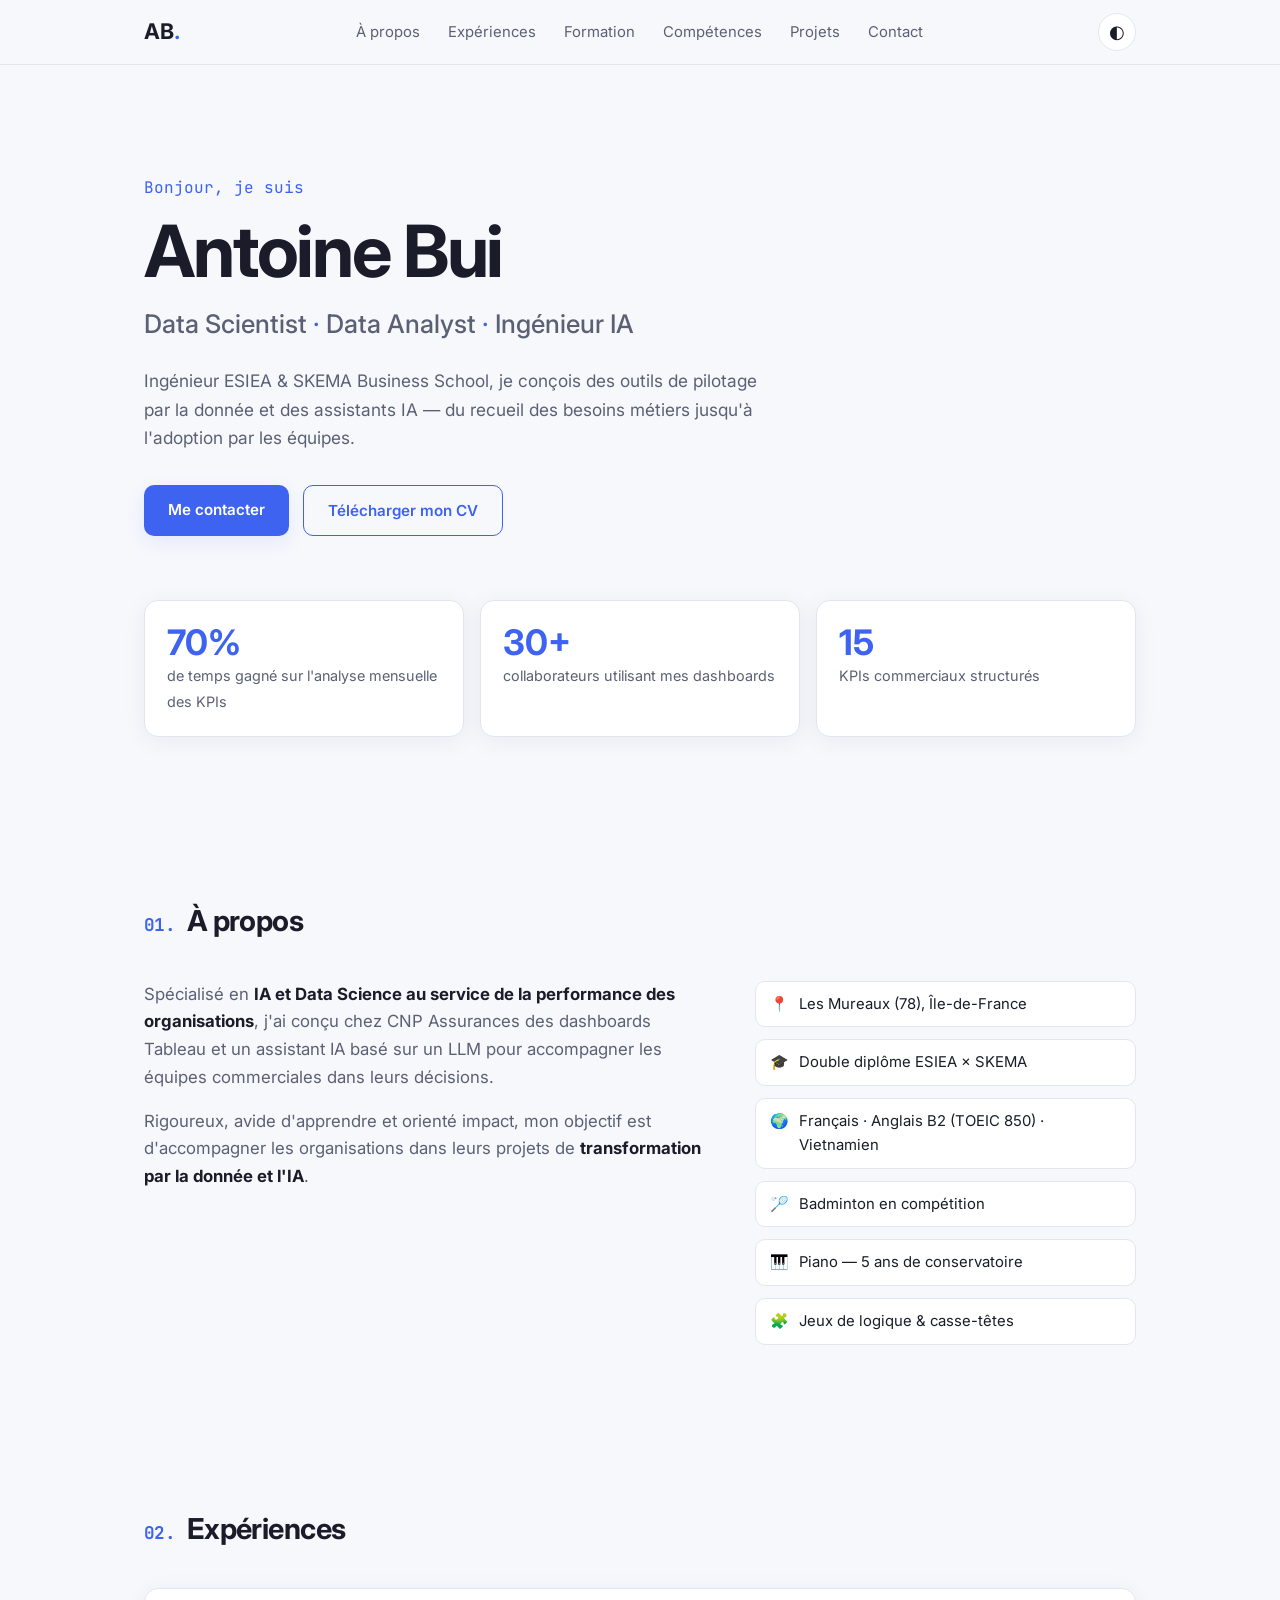
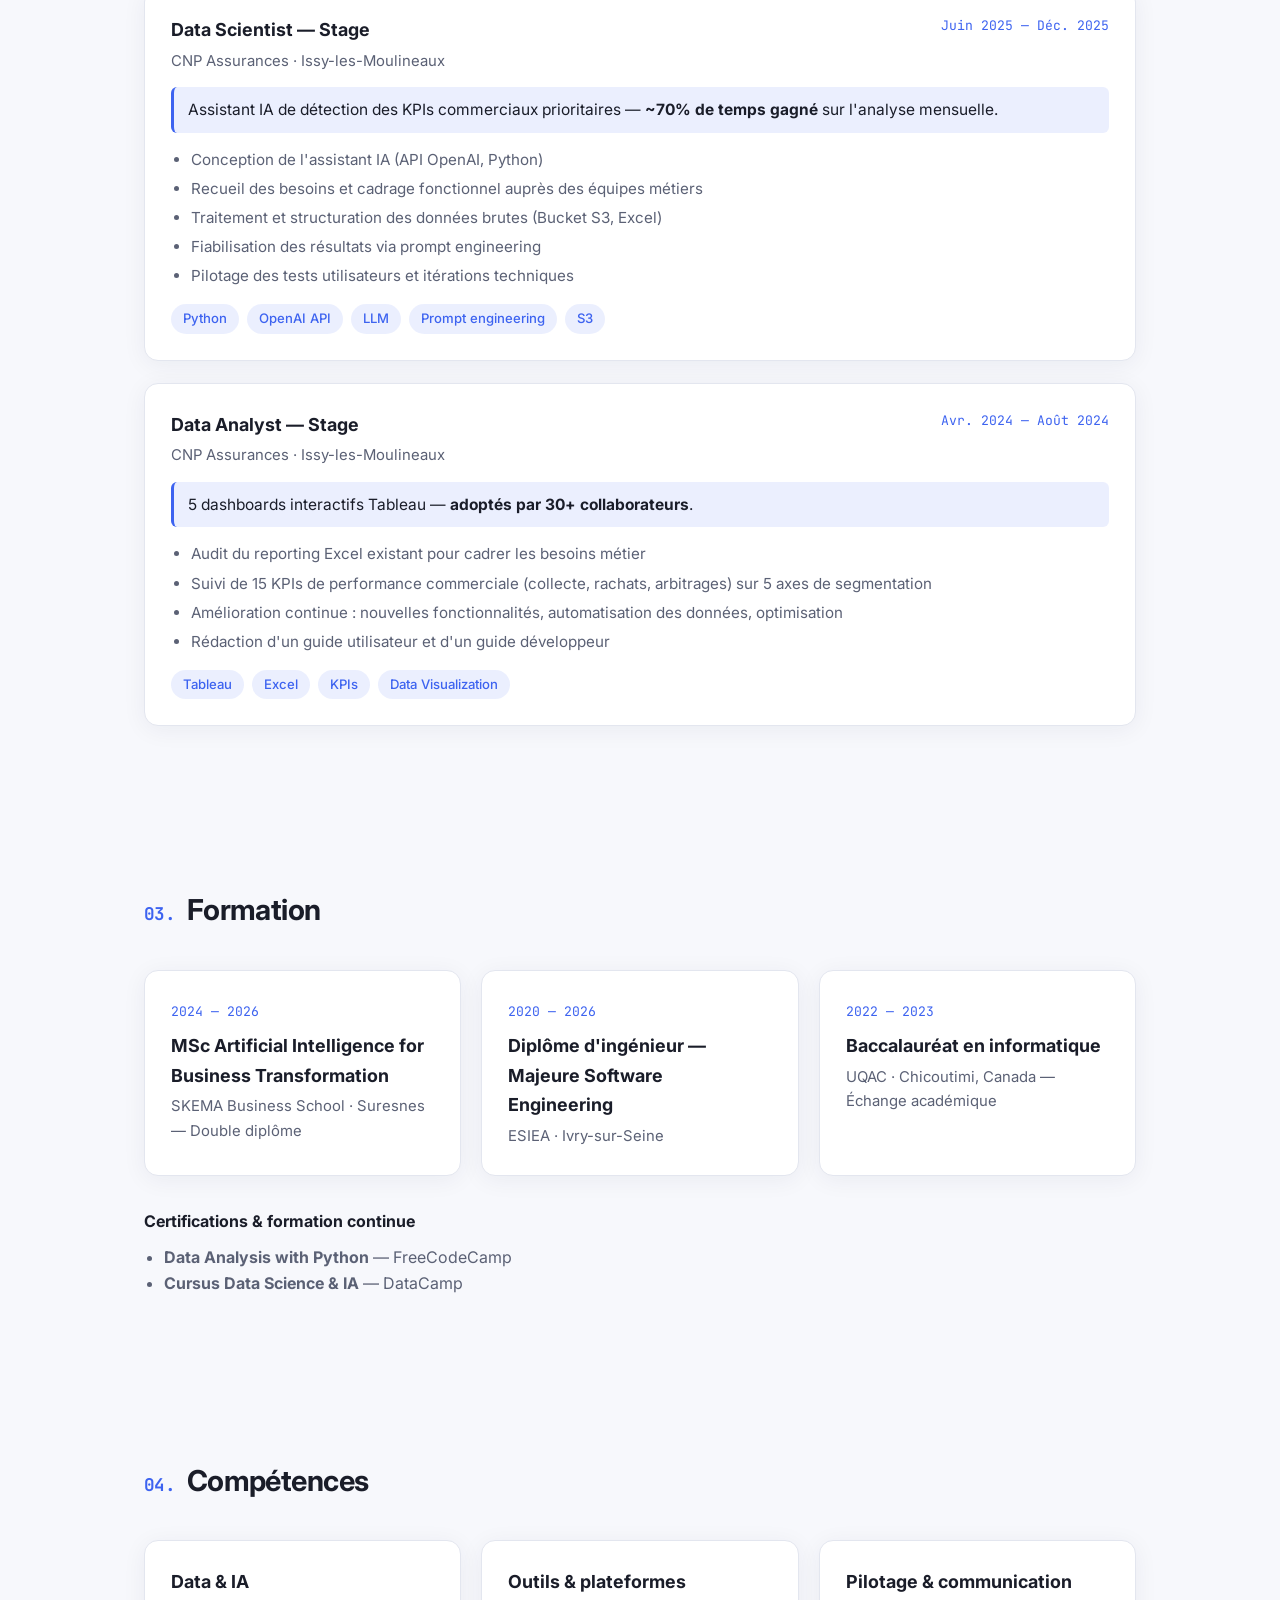
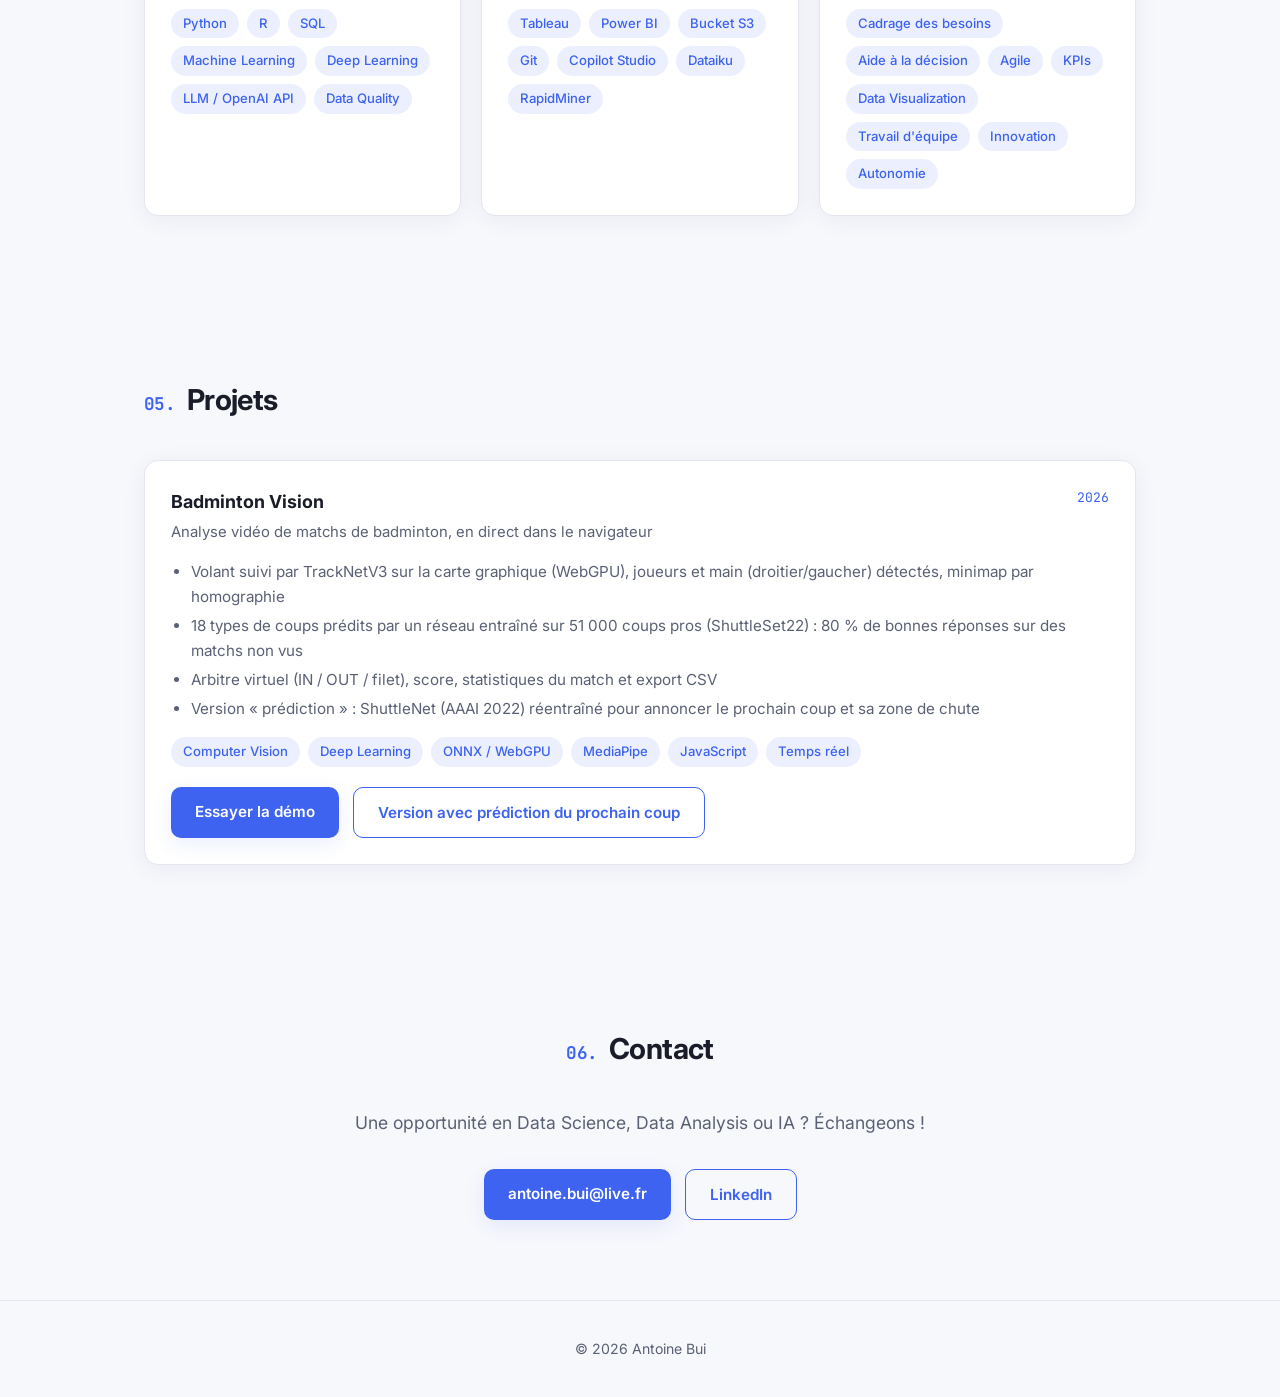
<file: index.html>
<!DOCTYPE html>
<html lang="fr">
<head>
  <meta charset="UTF-8">
  <meta name="viewport" content="width=device-width, initial-scale=1.0">
  <title>Antoine Bui — Data Scientist & Ingénieur IA</title>
  <meta name="description" content="Portfolio d'Antoine Bui, Data Scientist, Data Analyst et Ingénieur IA (ESIEA × SKEMA).">
  <link rel="preconnect" href="https://fonts.googleapis.com">
  <link rel="preconnect" href="https://fonts.gstatic.com" crossorigin>
  <link href="https://fonts.googleapis.com/css2?family=Inter:wght@400;500;600;700&family=JetBrains+Mono:wght@500&display=swap" rel="stylesheet">
  <link rel="stylesheet" href="style.css">
</head>
<body>
  <header class="nav">
    <div class="container nav-inner">
      <a href="#top" class="logo">AB<span>.</span></a>
      <nav>
        <ul class="nav-links">
          <li><a href="#about">À propos</a></li>
          <li><a href="#experience">Expériences</a></li>
          <li><a href="#education">Formation</a></li>
          <li><a href="#skills">Compétences</a></li>
          <li><a href="#projects">Projets</a></li>
          <li><a href="#contact">Contact</a></li>
        </ul>
      </nav>
      <button class="theme-toggle" id="themeToggle" aria-label="Changer de thème">◐</button>
    </div>
  </header>

  <main id="top">
    <!-- HERO -->
    <section class="hero container">
      <p class="eyebrow mono">Bonjour, je suis</p>
      <h1>Antoine Bui</h1>
      <h2 class="hero-role">Data Scientist <span>·</span> Data Analyst <span>·</span> Ingénieur IA</h2>
      <p class="hero-text">
        Ingénieur ESIEA &amp; SKEMA Business School, je conçois des outils de pilotage par la donnée
        et des assistants IA — du recueil des besoins métiers jusqu'à l'adoption par les équipes.
      </p>
      <div class="hero-cta">
        <a href="#contact" class="btn btn-primary">Me contacter</a>
        <a href="assets/CV-Antoine-BUI.pdf" class="btn btn-ghost" target="_blank" rel="noopener">Télécharger mon CV</a>
      </div>
      <div class="stats">
        <div class="stat"><span class="stat-num">70%</span><span class="stat-label">de temps gagné sur l'analyse mensuelle des KPIs</span></div>
        <div class="stat"><span class="stat-num">30+</span><span class="stat-label">collaborateurs utilisant mes dashboards</span></div>
        <div class="stat"><span class="stat-num">15</span><span class="stat-label">KPIs commerciaux structurés</span></div>
      </div>
    </section>

    <!-- ABOUT -->
    <section id="about" class="section container reveal">
      <h3 class="section-title"><span class="mono">01.</span> À propos</h3>
      <div class="about-grid">
        <div>
          <p>
            Spécialisé en <strong>IA et Data Science au service de la performance des organisations</strong>,
            j'ai conçu chez CNP Assurances des dashboards Tableau et un assistant IA basé sur un LLM
            pour accompagner les équipes commerciales dans leurs décisions.
          </p>
          <p>
            Rigoureux, avide d'apprendre et orienté impact, mon objectif est d'accompagner les organisations
            dans leurs projets de <strong>transformation par la donnée et l'IA</strong>.
          </p>
        </div>
        <ul class="facts">
          <li><span>📍</span> Les Mureaux (78), Île-de-France</li>
          <li><span>🎓</span> Double diplôme ESIEA × SKEMA</li>
          <li><span>🌍</span> Français · Anglais B2 (TOEIC 850) · Vietnamien</li>
          <li><span>🏸</span> Badminton en compétition</li>
          <li><span>🎹</span> Piano — 5 ans de conservatoire</li>
          <li><span>🧩</span> Jeux de logique &amp; casse-têtes</li>
        </ul>
      </div>
    </section>

    <!-- EXPERIENCE -->
    <section id="experience" class="section container reveal">
      <h3 class="section-title"><span class="mono">02.</span> Expériences</h3>
      <div class="timeline">
        <article class="card">
          <div class="card-head">
            <div>
              <h4>Data Scientist — Stage</h4>
              <p class="org">CNP Assurances · Issy-les-Moulineaux</p>
            </div>
            <span class="date mono">Juin 2025 — Déc. 2025</span>
          </div>
          <p class="highlight">Assistant IA de détection des KPIs commerciaux prioritaires — <strong>~70% de temps gagné</strong> sur l'analyse mensuelle.</p>
          <ul>
            <li>Conception de l'assistant IA (API OpenAI, Python)</li>
            <li>Recueil des besoins et cadrage fonctionnel auprès des équipes métiers</li>
            <li>Traitement et structuration des données brutes (Bucket S3, Excel)</li>
            <li>Fiabilisation des résultats via prompt engineering</li>
            <li>Pilotage des tests utilisateurs et itérations techniques</li>
          </ul>
          <div class="tags"><span>Python</span><span>OpenAI API</span><span>LLM</span><span>Prompt engineering</span><span>S3</span></div>
        </article>

        <article class="card">
          <div class="card-head">
            <div>
              <h4>Data Analyst — Stage</h4>
              <p class="org">CNP Assurances · Issy-les-Moulineaux</p>
            </div>
            <span class="date mono">Avr. 2024 — Août 2024</span>
          </div>
          <p class="highlight">5 dashboards interactifs Tableau — <strong>adoptés par 30+ collaborateurs</strong>.</p>
          <ul>
            <li>Audit du reporting Excel existant pour cadrer les besoins métier</li>
            <li>Suivi de 15 KPIs de performance commerciale (collecte, rachats, arbitrages) sur 5 axes de segmentation</li>
            <li>Amélioration continue : nouvelles fonctionnalités, automatisation des données, optimisation</li>
            <li>Rédaction d'un guide utilisateur et d'un guide développeur</li>
          </ul>
          <div class="tags"><span>Tableau</span><span>Excel</span><span>KPIs</span><span>Data Visualization</span></div>
        </article>
      </div>
    </section>

    <!-- EDUCATION -->
    <section id="education" class="section container reveal">
      <h3 class="section-title"><span class="mono">03.</span> Formation</h3>
      <div class="edu-grid">
        <article class="card">
          <span class="date mono">2024 — 2026</span>
          <h4>MSc Artificial Intelligence for Business Transformation</h4>
          <p class="org">SKEMA Business School · Suresnes — Double diplôme</p>
        </article>
        <article class="card">
          <span class="date mono">2020 — 2026</span>
          <h4>Diplôme d'ingénieur — Majeure Software Engineering</h4>
          <p class="org">ESIEA · Ivry-sur-Seine</p>
        </article>
        <article class="card">
          <span class="date mono">2022 — 2023</span>
          <h4>Baccalauréat en informatique</h4>
          <p class="org">UQAC · Chicoutimi, Canada — Échange académique</p>
        </article>
      </div>
      <div class="certs">
        <h4>Certifications &amp; formation continue</h4>
        <ul>
          <li><strong>Data Analysis with Python</strong> — FreeCodeCamp</li>
          <li><strong>Cursus Data Science &amp; IA</strong> — DataCamp</li>
        </ul>
      </div>
    </section>

    <!-- SKILLS -->
    <section id="skills" class="section container reveal">
      <h3 class="section-title"><span class="mono">04.</span> Compétences</h3>
      <div class="skills-grid">
        <div class="card">
          <h4>Data &amp; IA</h4>
          <div class="tags"><span>Python</span><span>R</span><span>SQL</span><span>Machine Learning</span><span>Deep Learning</span><span>LLM / OpenAI API</span><span>Data Quality</span></div>
        </div>
        <div class="card">
          <h4>Outils &amp; plateformes</h4>
          <div class="tags"><span>Tableau</span><span>Power BI</span><span>Bucket S3</span><span>Git</span><span>Copilot Studio</span><span>Dataiku</span><span>RapidMiner</span></div>
        </div>
        <div class="card">
          <h4>Pilotage &amp; communication</h4>
          <div class="tags"><span>Cadrage des besoins</span><span>Aide à la décision</span><span>Agile</span><span>KPIs</span><span>Data Visualization</span><span>Travail d'équipe</span><span>Innovation</span><span>Autonomie</span></div>
        </div>
      </div>
    </section>

    <!-- PROJECTS -->
    <section id="projects" class="section container reveal">
      <h3 class="section-title"><span class="mono">05.</span> Projets</h3>
      <article class="card">
        <div class="card-head">
          <div>
            <h4>Badminton Vision</h4>
            <p class="org">Analyse vidéo de matchs de badminton, en direct dans le navigateur</p>
          </div>
          <span class="date mono">2026</span>
        </div>
        <ul>
          <li>Volant suivi par TrackNetV3 sur la carte graphique (WebGPU), joueurs et main (droitier/gaucher) détectés, minimap par homographie</li>
          <li>18 types de coups prédits par un réseau entraîné sur 51 000 coups pros (ShuttleSet22) : 80 % de bonnes réponses sur des matchs non vus</li>
          <li>Arbitre virtuel (IN / OUT / filet), score, statistiques du match et export CSV</li>
          <li>Version « prédiction » : ShuttleNet (AAAI 2022) réentraîné pour annoncer le prochain coup et sa zone de chute</li>
        </ul>
        <div class="tags"><span>Computer Vision</span><span>Deep Learning</span><span>ONNX / WebGPU</span><span>MediaPipe</span><span>JavaScript</span><span>Temps réel</span></div>
        <div class="hero-cta" style="margin-top:20px">
          <a href="badminton/" class="btn btn-primary">Essayer la démo</a>
          <a href="badminton-prediction/" class="btn btn-ghost">Version avec prédiction du prochain coup</a>
        </div>
      </article>
    </section>

    <!-- CONTACT -->
    <section id="contact" class="section container reveal contact">
      <h3 class="section-title center"><span class="mono">06.</span> Contact</h3>
      <p>Une opportunité en Data Science, Data Analysis ou IA ? Échangeons !</p>
      <div class="hero-cta center">
        <a href="mailto:antoine.bui@live.fr" class="btn btn-primary">antoine.bui@live.fr</a>
        <!-- TODO : remplacer par l'URL de ton profil LinkedIn -->
        <a href="https://www.linkedin.com/in/antoinebui02" class="btn btn-ghost" target="_blank" rel="noopener">LinkedIn</a>
      </div>
    </section>
  </main>

  <footer class="footer">
    <p>© <span id="year"></span> Antoine Bui</p>
  </footer>

  <script src="script.js"></script>
</body>
</html>
</file>
<file: style.css>
:root {
  --bg: #f7f8fc;
  --surface: #ffffff;
  --text: #1a1d29;
  --muted: #5b6175;
  --accent: #3d63f0;
  --accent-soft: rgba(61, 99, 240, 0.1);
  --border: #e3e6ef;
  --shadow: 0 4px 24px rgba(20, 30, 60, 0.06);
  --radius: 14px;
}

[data-theme="dark"] {
  --bg: #0d1020;
  --surface: #161a2e;
  --text: #e8eaf4;
  --muted: #9aa0b8;
  --accent: #7b96ff;
  --accent-soft: rgba(123, 150, 255, 0.12);
  --border: #262b45;
  --shadow: 0 4px 24px rgba(0, 0, 0, 0.3);
}

* { box-sizing: border-box; margin: 0; padding: 0; }
html { scroll-behavior: smooth; scroll-padding-top: 80px; }

body {
  font-family: "Inter", system-ui, -apple-system, "Segoe UI", sans-serif;
  background: var(--bg);
  color: var(--text);
  line-height: 1.65;
  transition: background 0.3s, color 0.3s;
}

a { color: inherit; text-decoration: none; }
.mono { font-family: "JetBrains Mono", ui-monospace, monospace; }
.container { width: 100%; max-width: 1040px; margin: 0 auto; padding: 0 24px; }
.center { text-align: center; justify-content: center; }

/* NAV */
.nav {
  position: sticky; top: 0; z-index: 10;
  background: color-mix(in srgb, var(--bg) 85%, transparent);
  backdrop-filter: blur(10px);
  border-bottom: 1px solid var(--border);
}
.nav-inner { display: flex; align-items: center; justify-content: space-between; height: 64px; gap: 16px; }
.logo { font-weight: 700; font-size: 1.35rem; }
.logo span { color: var(--accent); }
.nav-links { display: flex; gap: 28px; list-style: none; font-size: 0.93rem; color: var(--muted); }
.nav-links a:hover { color: var(--accent); }
.theme-toggle {
  background: var(--surface); border: 1px solid var(--border); color: var(--text);
  width: 38px; height: 38px; border-radius: 50%; cursor: pointer; font-size: 1.1rem;
}

/* HERO */
.hero { padding: 110px 24px 80px; }
.eyebrow { color: var(--accent); margin-bottom: 12px; }
.hero h1 { font-size: clamp(2.6rem, 7vw, 4.5rem); line-height: 1.05; letter-spacing: -0.03em; }
.hero-role { font-size: clamp(1.15rem, 3vw, 1.6rem); color: var(--muted); font-weight: 500; margin: 14px 0 22px; }
.hero-role span { color: var(--accent); }
.hero-text { max-width: 620px; color: var(--muted); font-size: 1.08rem; }
.hero-cta { display: flex; gap: 14px; margin-top: 32px; flex-wrap: wrap; }

.btn {
  display: inline-block; padding: 12px 24px; border-radius: 10px; font-weight: 600; font-size: 0.95rem;
  transition: transform 0.15s, box-shadow 0.15s, background 0.15s;
}
.btn:hover { transform: translateY(-2px); }
.btn-primary { background: var(--accent); color: #fff; box-shadow: 0 6px 20px var(--accent-soft); }
.btn-ghost { border: 1.5px solid var(--accent); color: var(--accent); }
.btn-ghost:hover { background: var(--accent-soft); }

.stats { display: grid; grid-template-columns: repeat(auto-fit, minmax(200px, 1fr)); gap: 16px; margin-top: 64px; }
.stat {
  background: var(--surface); border: 1px solid var(--border); border-radius: var(--radius);
  padding: 22px; box-shadow: var(--shadow);
}
.stat-num { display: block; font-size: 2.2rem; font-weight: 700; color: var(--accent); line-height: 1.1; }
.stat-label { color: var(--muted); font-size: 0.9rem; }

/* SECTIONS */
.section { padding: 80px 24px; }
.section-title { font-size: 1.8rem; margin-bottom: 36px; letter-spacing: -0.02em; }
.section-title .mono { color: var(--accent); font-size: 1.1rem; margin-right: 6px; }

.about-grid { display: grid; grid-template-columns: 3fr 2fr; gap: 40px; }
.about-grid p { color: var(--muted); margin-bottom: 16px; font-size: 1.05rem; }
.about-grid strong { color: var(--text); }
.facts { list-style: none; display: grid; gap: 12px; }
.facts li {
  background: var(--surface); border: 1px solid var(--border); border-radius: 10px;
  padding: 10px 14px; font-size: 0.93rem; display: flex; gap: 10px;
}

.card {
  background: var(--surface); border: 1px solid var(--border); border-radius: var(--radius);
  padding: 26px; box-shadow: var(--shadow); transition: transform 0.2s, border-color 0.2s;
}
.card:hover { transform: translateY(-3px); border-color: var(--accent); }
.card h4 { font-size: 1.12rem; margin-bottom: 4px; }
.org { color: var(--muted); font-size: 0.93rem; }
.date { color: var(--accent); font-size: 0.82rem; white-space: nowrap; }

.timeline { display: grid; gap: 22px; }
.card-head { display: flex; justify-content: space-between; align-items: flex-start; gap: 16px; margin-bottom: 14px; flex-wrap: wrap; }
.highlight { background: var(--accent-soft); border-left: 3px solid var(--accent); padding: 10px 14px; border-radius: 6px; margin-bottom: 14px; font-size: 0.97rem; }
.card ul { padding-left: 20px; color: var(--muted); display: grid; gap: 4px; font-size: 0.95rem; }

.tags { display: flex; flex-wrap: wrap; gap: 8px; margin-top: 16px; }
.tags span {
  background: var(--accent-soft); color: var(--accent); padding: 4px 12px;
  border-radius: 999px; font-size: 0.82rem; font-weight: 500;
}

.edu-grid, .skills-grid { display: grid; grid-template-columns: repeat(auto-fit, minmax(260px, 1fr)); gap: 20px; }
.edu-grid h4 { margin-top: 8px; }
.skills-grid .tags { margin-top: 12px; }
.certs { margin-top: 32px; }
.certs h4 { margin-bottom: 10px; }
.certs ul { padding-left: 20px; color: var(--muted); }

.contact p { text-align: center; color: var(--muted); font-size: 1.1rem; }

.footer { text-align: center; padding: 36px 24px; color: var(--muted); font-size: 0.88rem; border-top: 1px solid var(--border); }

/* ANIMATION */
.reveal { opacity: 0; transform: translateY(24px); transition: opacity 0.7s ease, transform 0.7s ease; }
.reveal.visible { opacity: 1; transform: none; }
@media (prefers-reduced-motion: reduce) {
  .reveal { opacity: 1; transform: none; transition: none; }
  html { scroll-behavior: auto; }
}

/* RESPONSIVE */
@media (max-width: 760px) {
  .nav-links { display: none; }
  .about-grid { grid-template-columns: 1fr; }
  .hero { padding-top: 70px; }
  .section { padding: 56px 24px; }
}
</file>
